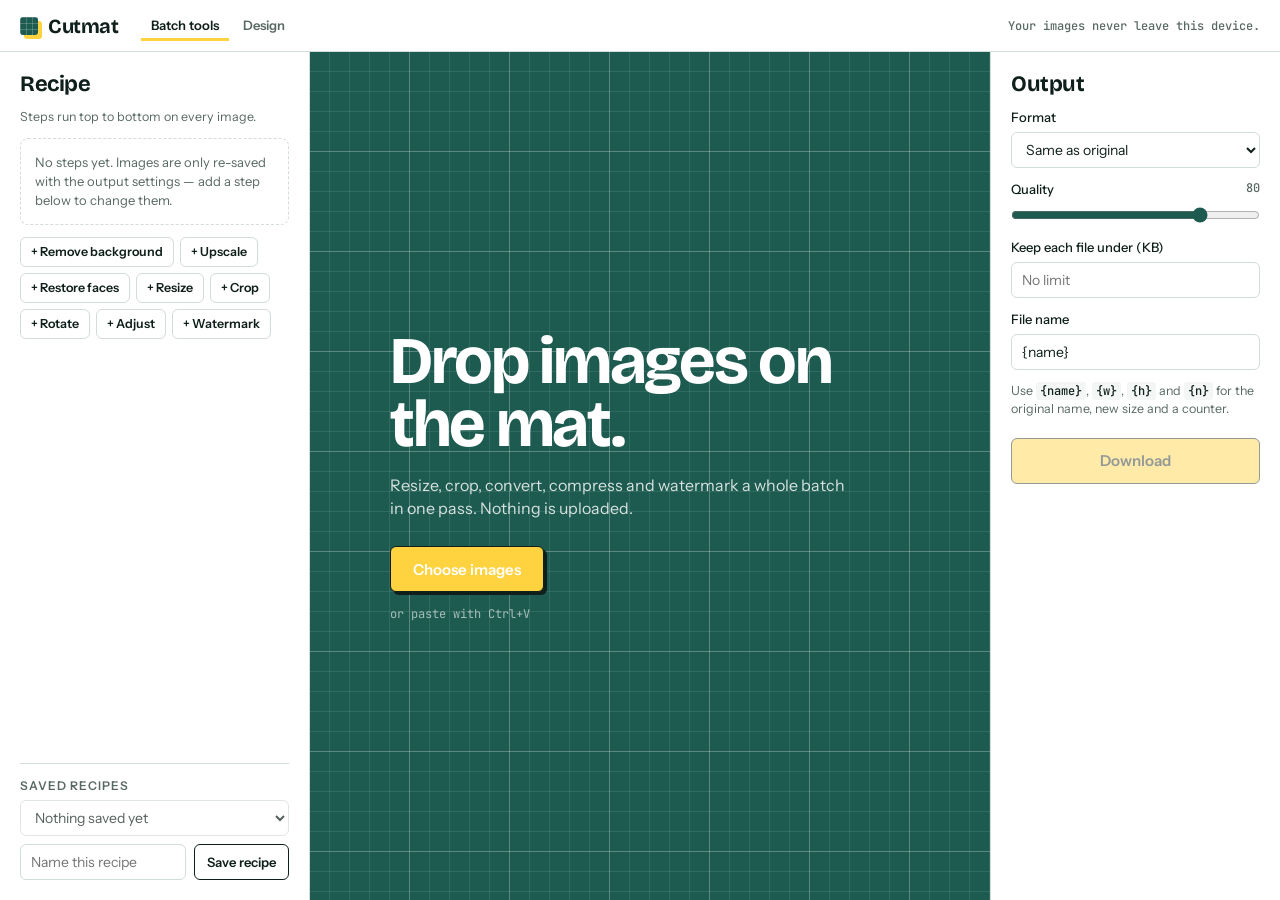
<file: index.html>
<!doctype html>
<html lang="en">
<head>
<meta charset="utf-8">
<meta name="viewport" content="width=device-width, initial-scale=1">
<title>Cutmat — batch image tools that stay on your device</title>
<meta name="description" content="Resize, crop, convert, compress and watermark a whole batch of images in one pass. Nothing is uploaded.">
<link rel="preconnect" href="https://fonts.googleapis.com">
<link rel="preconnect" href="https://fonts.gstatic.com" crossorigin>
<link href="https://fonts.googleapis.com/css2?family=Bricolage+Grotesque:opsz,wght@12..96,500;12..96,700&family=Instrument+Sans:wght@400;500;600&family=JetBrains+Mono:wght@400;500&display=swap" rel="stylesheet">
<link rel="stylesheet" href="styles.css">
</head>
<body>
<header class="top">
  <div class="top-left">
    <div class="brand"><span class="brand-mark" aria-hidden="true"></span>Cutmat</div>
    <nav class="nav" aria-label="Tools">
      <a href="index.html" aria-current="page">Batch tools</a>
      <a href="design.html">Design</a>
    </nav>
  </div>
  <p class="promise">Your images never leave this device.</p>
</header>

<main class="bench">
  <section class="panel recipe" aria-labelledby="recipe-h">
    <h2 id="recipe-h">Recipe</h2>
    <p class="hint">Steps run top to bottom on every image.</p>
    <div id="steps" class="steps"></div>
    <div class="add-row" id="add-row" role="group" aria-label="Add a step"></div>

    <div class="saved">
      <h3>Saved recipes</h3>
      <div class="row">
        <select id="preset-list" aria-label="Load a saved recipe"></select>
        <button type="button" class="btn ghost" id="preset-del" hidden>Delete</button>
      </div>
      <div class="row">
        <input type="text" id="preset-name" placeholder="Name this recipe" aria-label="Recipe name" maxlength="40">
        <button type="button" class="btn" id="preset-save">Save recipe</button>
      </div>
    </div>
  </section>

  <section class="mat" id="mat" aria-label="Preview">
    <div class="stage" id="stage">
      <div class="empty" id="empty">
        <h1>Drop images on the mat.</h1>
        <p>Resize, crop, convert, compress and watermark a whole batch in one pass. Nothing is uploaded.</p>
        <button type="button" class="btn primary big" id="pick">Choose images</button>
        <p class="small">or paste with Ctrl+V</p>
      </div>
      <div class="frame" id="frame" hidden>
        <img id="img-after" alt="Result preview">
        <img id="img-before" alt="Original image">
        <div class="handle" aria-hidden="true"></div>
        <input type="range" id="cmp" min="0" max="100" value="50" aria-label="Compare original and result">
        <span class="tag tag-l" aria-hidden="true">Original</span>
        <span class="tag tag-r" aria-hidden="true">Result</span>
        <div class="cropbox" id="cropbox" aria-hidden="true">
          <i class="ch" data-h="nw"></i><i class="ch" data-h="n"></i><i class="ch" data-h="ne"></i><i class="ch" data-h="e"></i>
          <i class="ch" data-h="se"></i><i class="ch" data-h="s"></i><i class="ch" data-h="sw"></i><i class="ch" data-h="w"></i>
        </div>
        <span class="rot rot-tl" aria-hidden="true"></span>
        <span class="rot rot-tr" aria-hidden="true"></span>
        <span class="rot rot-bl" aria-hidden="true"></span>
        <span class="rot rot-br" aria-hidden="true"></span>
      </div>
      <p class="stage-msg" id="stage-msg" hidden></p>
    </div>
    <div class="readout" id="readout" hidden>
      <span id="stats" aria-live="polite"></span>
      <button type="button" class="btn onmat" id="zoom-reset" hidden>Reset zoom</button>
      <button type="button" class="btn onmat" id="toggle-orig" aria-pressed="false" hidden>Show original</button>
    </div>
    <div class="strip" id="strip" hidden></div>
    <input type="file" id="file" accept="image/*" multiple hidden>
  </section>

  <section class="panel output" aria-labelledby="out-h">
    <h2 id="out-h">Output</h2>
    <label class="field"><span class="lab">Format</span>
      <select id="o-format"></select>
    </label>
    <label class="field"><span class="lab">Quality <output id="o-quality-v"></output></span>
      <input type="range" id="o-quality" min="10" max="100" step="1">
    </label>
    <p class="hint" id="o-quality-note" hidden></p>
    <label class="field"><span class="lab">Keep each file under (KB)</span>
      <input type="number" id="o-target" min="1" placeholder="No limit" inputmode="numeric">
    </label>
    <label class="field"><span class="lab">File name</span>
      <input type="text" id="o-pattern" spellcheck="false">
    </label>
    <p class="hint">Use <code>{name}</code>, <code>{w}</code>, <code>{h}</code> and <code>{n}</code> for the original name, new size and a counter.</p>

    <button type="button" class="btn primary big wide" id="export" disabled>Download</button>
    <p class="hint" id="export-msg" aria-live="polite"></p>
  </section>
</main>
<script src="app.js"></script>
</body>
</html>
</file>
<file: styles.css>
:root {
  --mat: #1d5b50;
  --mat-deep: #154239;
  --mat-line: rgba(255, 255, 255, .09);
  --mat-line-strong: rgba(255, 255, 255, .2);
  --paper: #f3f6f4;
  --card: #ffffff;
  --ink: #0f1f1b;
  --muted: #586863;
  --rule: #d3dcd8;
  --mark: #ffd23f;
  --blade: #c93f26;
  --display: "Bricolage Grotesque", "Segoe UI", system-ui, sans-serif;
  --body: "Instrument Sans", "Segoe UI", system-ui, sans-serif;
  --mono: "JetBrains Mono", Consolas, monospace;
  --top-h: 52px;
}

* { box-sizing: border-box; }
[hidden] { display: none !important; }
html, body { height: 100%; }
body {
  margin: 0;
  background: var(--paper);
  color: var(--ink);
  font: 400 14px/1.45 var(--body);
}
h1, h2, h3, p { margin: 0; }
button, input, select { font: inherit; color: inherit; }
:focus-visible { outline: 2px solid var(--ink); outline-offset: 2px; }
.mat :focus-visible { outline-color: var(--mark); }

/* ---------- top bar ---------- */
.top {
  height: var(--top-h);
  display: flex; align-items: center; justify-content: space-between; gap: 16px;
  padding: 0 20px;
  border-bottom: 1px solid var(--rule);
  background: var(--card);
}
.brand {
  display: flex; align-items: center; gap: 10px;
  font: 700 20px/1 var(--display);
  letter-spacing: -.02em;
}
.brand-mark {
  width: 18px; height: 18px; border-radius: 3px;
  background:
    linear-gradient(var(--mat-line-strong) 1px, transparent 1px) 0 0 / 6px 6px,
    linear-gradient(90deg, var(--mat-line-strong) 1px, transparent 1px) 0 0 / 6px 6px,
    var(--mat);
  box-shadow: 4px 4px 0 var(--mark);
}
.promise { font: 500 12px/1 var(--mono); color: var(--muted); }
.top-left { display: flex; align-items: center; gap: 22px; }
.nav { display: flex; gap: 4px; }
.nav a {
  padding: 6px 10px; border-radius: 5px;
  font-weight: 600; font-size: 13px; color: var(--muted); text-decoration: none; white-space: nowrap;
}
.nav a:hover { color: var(--ink); background: var(--paper); }
.nav a[aria-current=page] { color: var(--ink); box-shadow: inset 0 -3px 0 var(--mark); border-radius: 5px 5px 0 0; }

/* ---------- layout ---------- */
.bench {
  display: grid;
  grid-template-columns: 310px minmax(0, 1fr) 290px;
  height: calc(100vh - var(--top-h));
}
.panel {
  background: var(--card);
  padding: 20px;
  overflow-y: auto;
  display: flex; flex-direction: column; gap: 12px;
}
.recipe { border-right: 1px solid var(--rule); }
.output { border-left: 1px solid var(--rule); }
.panel h2 { font: 700 22px/1.1 var(--display); letter-spacing: -.02em; }
.panel h3 { font: 600 12px/1 var(--body); text-transform: uppercase; letter-spacing: .08em; color: var(--muted); }
.hint { font-size: 12.5px; color: var(--muted); }
.hint code { font: 500 12px var(--mono); background: var(--paper); padding: 1px 4px; border-radius: 3px; color: var(--ink); }

/* ---------- controls ---------- */
.field { display: flex; flex-direction: column; gap: 5px; }
.lab { display: flex; justify-content: space-between; font-weight: 500; font-size: 13px; }
.lab output { font: 500 12px var(--mono); color: var(--muted); }
input[type=text], input[type=number], select {
  width: 100%; height: 36px; padding: 0 10px;
  border: 1px solid var(--rule); border-radius: 6px; background: var(--card);
}
input[type=text]:hover, input[type=number]:hover, select:hover { border-color: #a9b6b1; }
input[type=color] { width: 100%; height: 36px; padding: 2px; border: 1px solid var(--rule); border-radius: 6px; background: var(--card); }
input[type=range] { width: 100%; accent-color: var(--mat); margin: 0; height: 22px; }
input:disabled { opacity: .45; }
.check { display: flex; align-items: center; gap: 8px; font-size: 13px; font-weight: 500; }
.check input { width: 16px; height: 16px; accent-color: var(--mat); margin: 0; }
.two { display: grid; grid-template-columns: 1fr 1fr; gap: 10px; }
.row { display: flex; gap: 8px; }
.row > select, .row > input { flex: 1; min-width: 0; }

.btn {
  height: 36px; padding: 0 12px;
  border: 1px solid var(--ink); border-radius: 6px;
  background: var(--card); font-weight: 600; font-size: 13px;
  cursor: pointer; white-space: nowrap;
}
.btn:hover { background: var(--paper); }
.btn.ghost { border-color: var(--rule); color: var(--blade); }
.btn.primary { background: var(--mark); border-color: var(--ink); box-shadow: 3px 3px 0 var(--ink); }
.btn.primary:hover { background: #ffdc66; }
.btn.primary:active { transform: translate(2px, 2px); box-shadow: 1px 1px 0 var(--ink); }
.btn.big { height: 46px; padding: 0 22px; font-size: 15px; }
.btn.wide { width: 100%; margin-top: 8px; }
.btn:disabled { opacity: .45; cursor: not-allowed; box-shadow: none; transform: none; }
.btn.onmat { background: transparent; color: #fff; border-color: rgba(255, 255, 255, .5); height: 30px; font-size: 12px; }
.btn.onmat:hover, .btn.onmat[aria-pressed=true] { background: var(--mark); color: var(--ink); border-color: var(--mark); }

/* ---------- recipe steps ---------- */
.steps { display: flex; flex-direction: column; gap: 10px; }
.steps-empty { padding: 14px; border: 1px dashed var(--rule); border-radius: 8px; color: var(--muted); font-size: 13px; }
.step { border: 1px solid var(--rule); border-radius: 8px; background: var(--card); }
.step.off .step-body { display: none; }
.step.off .step-head { border-bottom: 0; }
.step-head {
  display: flex; align-items: center; gap: 4px;
  padding: 6px 6px 6px 12px;
  border-bottom: 1px solid var(--rule);
  background: var(--paper); border-radius: 8px 8px 0 0;
}
.step.off .step-head { border-radius: 8px; }
.step-head .check { flex: 1; font: 700 15px var(--display); letter-spacing: -.01em; }
.icon {
  width: 28px; height: 28px; border: 0; border-radius: 5px; background: transparent;
  cursor: pointer; font-size: 14px; line-height: 1; color: var(--muted);
}
.icon:hover:not(:disabled) { background: var(--rule); color: var(--ink); }
.icon:disabled { opacity: .3; cursor: default; }
.step-body { padding: 12px; display: flex; flex-direction: column; gap: 10px; }
.add-row { display: flex; flex-wrap: wrap; gap: 6px; }
.add-row .btn { height: 30px; padding: 0 10px; font-size: 12.5px; border-color: var(--rule); }
.add-row .btn:hover { border-color: var(--ink); }
.saved { margin-top: auto; padding-top: 16px; border-top: 1px solid var(--rule); display: flex; flex-direction: column; gap: 8px; }

/* ---------- the mat ---------- */
.mat {
  position: relative; min-width: 0;
  display: flex; flex-direction: column;
  color: #fff;
  background:
    linear-gradient(var(--mat-line-strong) 1px, transparent 1px) -1px -1px / 100px 100px,
    linear-gradient(90deg, var(--mat-line-strong) 1px, transparent 1px) -1px -1px / 100px 100px,
    linear-gradient(var(--mat-line) 1px, transparent 1px) -1px -1px / 20px 20px,
    linear-gradient(90deg, var(--mat-line) 1px, transparent 1px) -1px -1px / 20px 20px,
    var(--mat);
}
.mat::after {
  content: ""; position: absolute; inset: 10px; pointer-events: none;
  border: 2px dashed transparent; border-radius: 10px;
}
body.dragging .mat::after { border-color: var(--mark); background: rgba(255, 210, 63, .08); }

.stage { flex: 1; min-height: 0; display: grid; place-items: center; padding: 28px; position: relative; }
.empty { max-width: 520px; text-align: left; }
.empty h1 { font: 700 clamp(38px, 5.2vw, 68px)/.95 var(--display); letter-spacing: -.035em; }
.empty p { margin: 18px 0 26px; font-size: 16px; color: rgba(255, 255, 255, .82); max-width: 42ch; }
.empty .small { margin: 14px 0 0; font: 400 12px var(--mono); color: rgba(255, 255, 255, .6); }
.stage-msg { font: 500 13px var(--mono); color: var(--mark); max-width: 46ch; text-align: center; }

.frame {
  position: relative; --pos: 50%;
  box-shadow: 0 1px 0 rgba(0, 0, 0, .2), 0 18px 40px -12px rgba(0, 0, 0, .55);
  background: repeating-conic-gradient(#e6ebe9 0 25%, #fff 0 50%) 0 0 / 16px 16px;
  transition: opacity .15s;
}
.frame.busy { opacity: .6; }
.frame img { position: absolute; inset: 0; width: 100%; height: 100%; display: block; }
#img-before, .handle, #cmp, .tag { display: none; }
.frame.cmp #img-before { display: block; clip-path: inset(0 calc(100% - var(--pos)) 0 0); background: repeating-conic-gradient(#e6ebe9 0 25%, #fff 0 50%) 0 0 / 16px 16px; }
.frame.cmp .handle {
  display: block; position: absolute; top: 0; bottom: 0; left: var(--pos);
  width: 2px; margin-left: -1px; background: var(--mark);
}
.frame.cmp .handle::after {
  content: "↔"; position: absolute; top: 50%; left: 50%; transform: translate(-50%, -50%);
  background: var(--mark); color: var(--ink); font: 500 11px var(--mono);
  padding: 5px 6px; border-radius: 4px; white-space: nowrap;
}
.frame.cmp #cmp {
  display: block; position: absolute; inset: 0; width: 100%; height: 100%;
  opacity: 0; cursor: ew-resize; margin: 0;
}
.frame.cmp:focus-within { outline: 2px solid var(--mark); outline-offset: 3px; }
.frame.cmp .tag {
  display: block; position: absolute; top: 8px; pointer-events: none;
  font: 500 10.5px var(--mono); text-transform: uppercase; letter-spacing: .06em;
  background: rgba(15, 31, 27, .75); color: #fff; padding: 3px 6px; border-radius: 3px;
}
.tag-l { left: 8px; } .tag-r { right: 8px; }
.frame.orig #img-after { display: none; }
.frame.orig #img-before { display: block; }

.stage { overflow: hidden; }
.frame.zoomed { cursor: grab; transition: none; touch-action: none; }
.frame.zoomed #cmp { pointer-events: none; }
.frame.zoomed .tag { display: none; }
.frame.zoomed.cmp .handle {
  width: 24px; margin-left: -12px; cursor: ew-resize;
  background: linear-gradient(90deg, transparent 11px, var(--mark) 11px 13px, transparent 13px);
  transform: scaleX(var(--iz));
}
.frame.zoomed.cmp .handle::after { transform: translate(-50%, -50%) scaleY(var(--iz)); }
.cropbox { display: none; }
.frame.cropping { overflow: hidden; }
.frame.cropping .rot { display: none; }
.frame.cropping .cropbox {
  display: block; position: absolute; z-index: 4; cursor: move; touch-action: none;
  border: 1.5px solid var(--mark);
  box-shadow: 0 0 0 9999px rgba(10, 25, 22, .62);
  background:
    linear-gradient(90deg, transparent calc(33.33% - .5px), rgba(255, 255, 255, .35) 0 calc(33.33% + .5px), transparent 0 calc(66.66% - .5px), rgba(255, 255, 255, .35) 0 calc(66.66% + .5px), transparent 0),
    linear-gradient(transparent calc(33.33% - .5px), rgba(255, 255, 255, .35) 0 calc(33.33% + .5px), transparent 0 calc(66.66% - .5px), rgba(255, 255, 255, .35) 0 calc(66.66% + .5px), transparent 0);
}
.ch {
  position: absolute; width: 14px; height: 14px; margin: -7px 0 0 -7px;
  background: var(--mark); border: 2px solid var(--ink); border-radius: 2px;
  transform: scale(var(--iz, 1));
}
.ch[data-h=nw] { left: 0; top: 0; cursor: nwse-resize; } .ch[data-h=n] { left: 50%; top: 0; cursor: ns-resize; }
.ch[data-h=ne] { left: 100%; top: 0; cursor: nesw-resize; } .ch[data-h=e] { left: 100%; top: 50%; cursor: ew-resize; }
.ch[data-h=se] { left: 100%; top: 100%; cursor: nwse-resize; } .ch[data-h=s] { left: 50%; top: 100%; cursor: ns-resize; }
.ch[data-h=sw] { left: 0; top: 100%; cursor: nesw-resize; } .ch[data-h=w] { left: 0; top: 50%; cursor: ew-resize; }
.rot { display: none; }
.frame.rotatable .rot {
  display: block; position: absolute; z-index: 3; width: 22px; height: 22px;
  border-radius: 50%; background: var(--mark); border: 2px solid var(--ink);
  cursor: grab; touch-action: none;
}
.frame.rotatable .rot:active { cursor: grabbing; }
.frame.rotatable .rot::after { content: "↻"; position: absolute; inset: 0; display: grid; place-items: center; font-size: 12px; line-height: 1; color: var(--ink); }
.rot-tl { top: -11px; left: -11px; } .rot-tr { top: -11px; right: -11px; }
.rot-bl { bottom: -11px; left: -11px; } .rot-br { bottom: -11px; right: -11px; }
.actions .btn { flex: 1; height: 30px; padding: 0 6px; font-size: 12.5px; border-color: var(--rule); }
.actions .btn:hover { border-color: var(--ink); }

.readout {
  display: flex; align-items: center; justify-content: space-between; gap: 12px;
  min-height: 46px; padding: 8px 20px;
  font: 500 12.5px var(--mono); color: var(--mark);
  background: var(--mat-deep);
}
.readout .saved-pct { color: #fff; }

.strip {
  display: flex; gap: 8px; padding: 12px 20px;
  overflow-x: auto; background: var(--mat-deep);
  border-top: 1px solid var(--mat-line-strong);
}
.thumb {
  position: relative; flex: 0 0 auto; width: 68px; height: 68px;
  padding: 0; border: 2px solid transparent; border-radius: 5px;
  background: #fff; cursor: pointer; overflow: visible;
}
.thumb img { width: 100%; height: 100%; object-fit: cover; display: block; border-radius: 3px; }
.thumb[aria-current=true] { border-color: var(--mark); }
.thumb-wrap { position: relative; flex: 0 0 auto; }
.thumb-x {
  position: absolute; top: -6px; right: -6px; width: 20px; height: 20px;
  border: 0; border-radius: 50%; background: var(--ink); color: #fff;
  font-size: 12px; line-height: 1; cursor: pointer; opacity: 0;
}
.thumb-wrap:hover .thumb-x, .thumb-x:focus-visible { opacity: 1; }
.strip-btn {
  flex: 0 0 auto; width: 68px; height: 68px; border-radius: 5px;
  border: 1px dashed rgba(255, 255, 255, .5); background: transparent; color: #fff;
  font: 500 11px/1.25 var(--mono); cursor: pointer;
}
.strip-btn:hover { border-color: var(--mark); color: var(--mark); }

/* ---------- small screens ---------- */
@media (max-width: 980px) {
  .promise { display: none; }
  .bench { grid-template-columns: 1fr; height: auto; }
  .mat { order: -1; min-height: 70vh; }
  .stage { min-height: 46vh; padding: 18px; }
  .panel { overflow: visible; border: 0; border-top: 1px solid var(--rule); }
  .saved { margin-top: 8px; }
}
@media (prefers-reduced-motion: reduce) {
  * { transition: none !important; }
}
</file>
